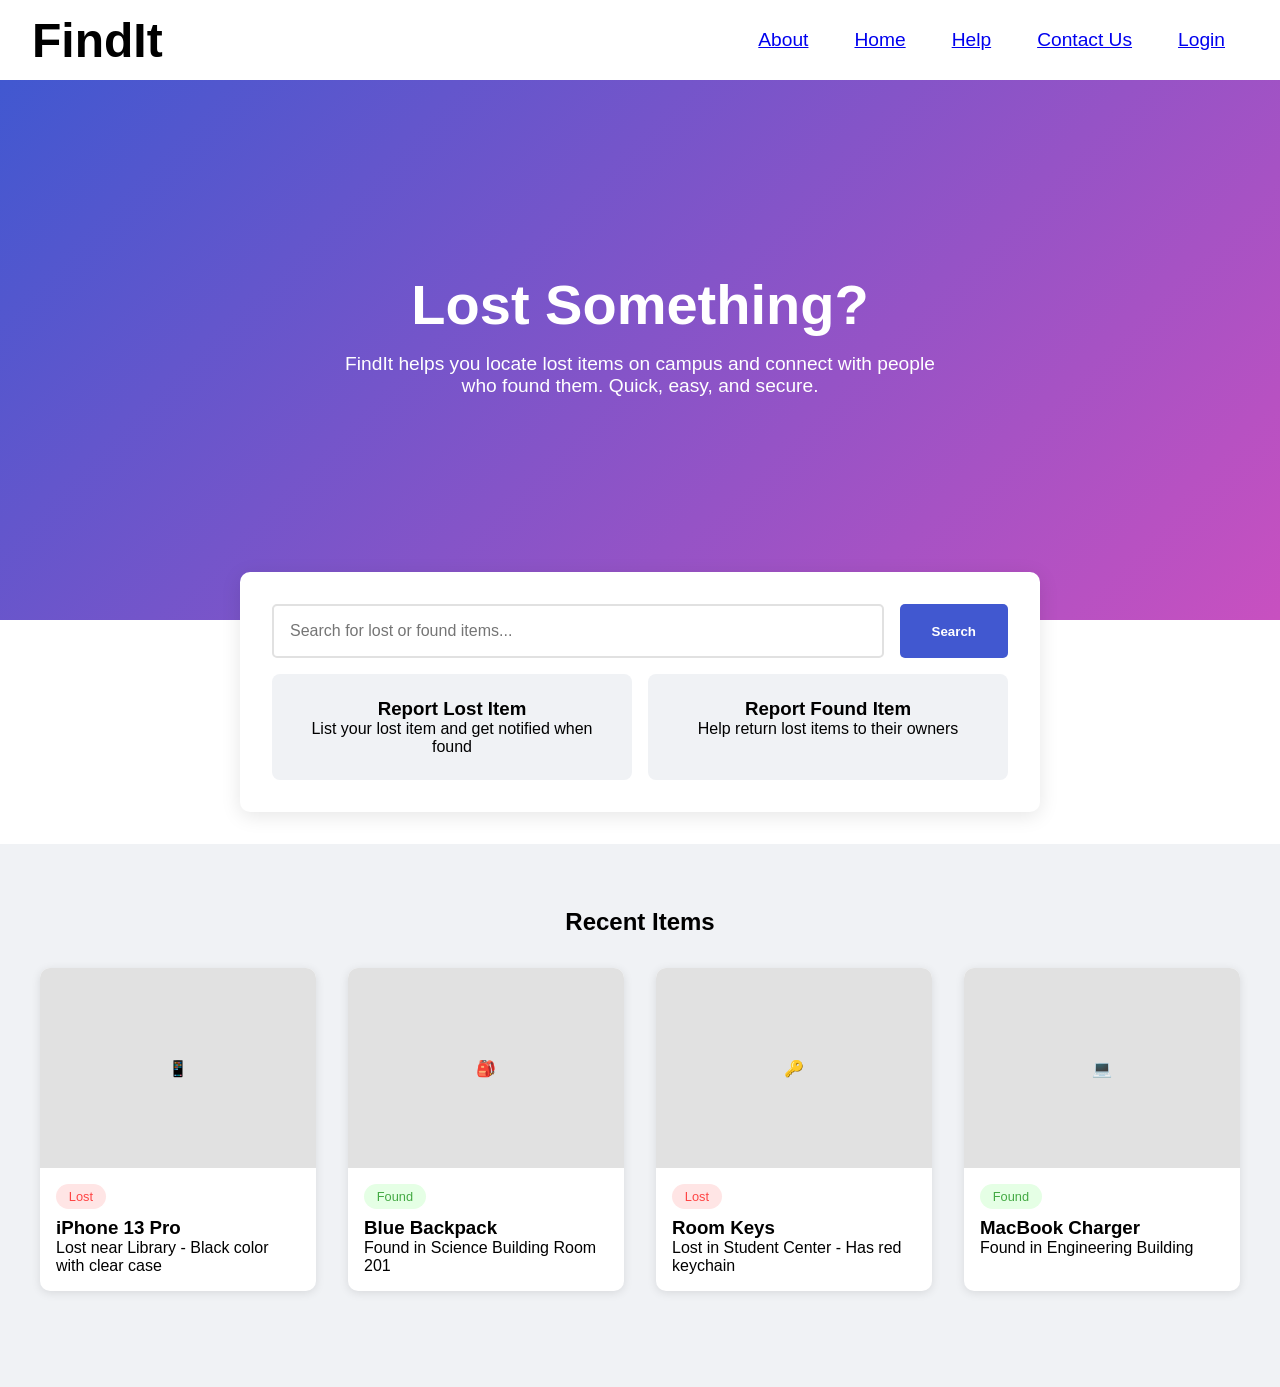
<file: Downloads/Lost-and-Found--main/Lost-and-Found--main/index.html>
<!DOCTYPE html>
<html lang="en">
<head>
    <style>
        * {
            margin: 0;
            padding: 0;
            box-sizing: border-box;
            font-family: 'Segoe UI', Tahoma, Geneva, Verdana, sans-serif;
        }

        :root {
            --primary: #4158d0;
            --secondary: #c850c0;
            --light: #f0f2f5;
            --dark: #1a1a1a;
        }

        .hero {
            background: linear-gradient(135deg, var(--primary), var(--secondary));
            min-height: 60vh;
            color: white;
            position: relative;
            padding: 2rem;
            display: flex;
            flex-direction: column;
            justify-content: center;
            align-items: center;
            text-align: center;
        }
        
        nav{
            display: flex;
            justify-content: space-around;
            align-items: center; 
            height:80px ;
            background-color: rgb(60, 60, 226);
            

        }
        nav ul{
            font-size: 1.2rem;
            display: flex;
            justify-content:center;
        }
        nav ul li{
            list-style: none;
            margin:0 23px ;
        }
        nav ul li a:hover {
            color : rgb(76, 65, 65);
            font-size : 1.1rem;
        }
        .navbar h2{
            font-size: 3rem;
        }

        .hero h1 {
            font-size: 3.5rem;
            margin-bottom: 1rem;
        }

        .hero p {
            font-size: 1.2rem;
            margin-bottom: 2rem;
            max-width: 600px;
        }

        .search-container {
            background: white;
            padding: 2rem;
            border-radius: 10px;
            box-shadow: 0 4px 20px rgba(0,0,0,0.1);
            width: 90%;
            max-width: 800px;
            margin: 2rem auto;
            margin-top: -3rem;
            position: relative;
            z-index: 2;
        }

        .search-box {
            display: flex;
            gap: 1rem;
            margin-bottom: 1rem;
        }

        .search-box input {
            flex: 1;
            padding: 1rem;
            border: 2px solid #e1e1e1;
            border-radius: 5px;
            font-size: 1rem;
        }

        .button {
            background: var(--primary);
            color: white;
            padding: 1rem 2rem;
            border: none;
            border-radius: 5px;
            cursor: pointer;
            transition: transform 0.3s ease, background 0.3s ease;
            font-weight: bold;
        }

        .button:hover {
            transform: translateY(-2px);
            background: #3448a5;
        }

        .quick-actions {
            display: grid;
            grid-template-columns: repeat(2, 1fr);
            gap: 1rem;
            margin-top: 1rem;
        }

        .action-card {
            background: var(--light);
            padding: 1.5rem;
            border-radius: 8px;
            text-align: center;
            cursor: pointer;
            transition: transform 0.3s ease;
        }

        .action-card:hover {
            transform: translateY(-5px);
        }

        .recent-items {
            padding: 4rem 2rem;
            background: var(--light);
        }

        .items-grid {
            display: grid;
            grid-template-columns: repeat(auto-fit, minmax(250px, 1fr));
            gap: 2rem;
            margin-top: 2rem;
            max-width: 1200px;
            margin: 2rem auto;
        }

        .item-card {
            background: white;
            border-radius: 10px;
            overflow: hidden;
            box-shadow: 0 2px 10px rgba(0,0,0,0.1);
            transition: transform 0.3s ease;
        }

        .item-card:hover {
            transform: translateY(-5px);
        }

        .item-image {
            width: 100%;
            height: 200px;
            background: #e1e1e1;
            display: flex;
            align-items: center;
            justify-content: center;
        }

        .item-details {
            padding: 1rem;
        }

        .status-badge {
            display: inline-block;
            padding: 0.3rem 0.8rem;
            border-radius: 15px;
            font-size: 0.8rem;
            margin-bottom: 0.5rem;
        }

        .status-lost {
            background: #ffe5e5;
            color: #ff4444;
        }

        .status-found {
            background: #e5ffe5;
            color: #44aa44;
        }

        .navbar {
            display: flex;
            justify-content: space-between;
            align-items: center;
            padding: 1rem 2rem;
            background: white;
            box-shadow: 0 2px 10px rgba(0,0,0,0.1);
        }

        .nav-links {
            display: flex;
            gap: 2rem;
        }

        .nav-links a {
            text-decoration: none;
            color: var(--dark);
            font-weight: 500;
        }

        @media (max-width: 768px) {
            .hero h1 {
                font-size: 2.5rem;
            }

            .quick-actions {
                grid-template-columns: 1fr;
            }

            .nav-links {
                display: none;
            }
        .navbars{
        display: flex;
        justify-content: space-around;
        align-items: center;
        flex-wrap: wrap;
        }
        }
    </style>
</head>
<body>
    <nav class="navbar">
        <h2>FindIt</h2>
            <div class="right">
                <ul>
                    <li><a href = "newabout.html">About</a></li>
                    <li><a href = "Home2.html">Home</a></li>
                   <li><a href = "Help.html">Help</a></li>
                    <li><a href = "contactus.html">Contact Us</a></li>
                    <li><a href = "newlogin-reg.html">Login</a></li>

                </ul>
            </div>
    </nav>

    <section class="hero">
        
        <h1>Lost Something?</h1>
        <p>FindIt helps you locate lost items on campus and connect with people who found them. Quick, easy, and secure.</p>
    </section>

    <div class="search-container">
        <div class="search-box">
            <input type="text" placeholder="Search for lost or found items...">
            <button class="button">Search</button>
        </div>
        <div class="quick-actions">
            <div class="action-card" onclick="window.location.href='#report-lost'">
                <h3>Report Lost Item</h3>
                <p>List your lost item and get notified when found</p>
            </div>
            <div class="action-card" onclick="window.location.href='#report-found'">
                <h3>Report Found Item</h3>
                <p>Help return lost items to their owners</p>
            </div>
        </div>
    </div>

    <section class="recent-items">
        <h2 style="text-align: center; margin-bottom: 2rem;">Recent Items</h2>
        <div class="items-grid">
            <div class="item-card">
                <div class="item-image">📱</div>
                <div class="item-details">
                    <span class="status-badge status-lost">Lost</span>
                    <h3>iPhone 13 Pro</h3>
                    <p>Lost near Library - Black color with clear case</p>
                </div>
            </div>
            <div class="item-card">
                <div class="item-image">🎒</div>
                <div class="item-details">
                    <span class="status-badge status-found">Found</span>
                    <h3>Blue Backpack</h3>
                    <p>Found in Science Building Room 201</p>
                </div>
            </div>
            <div class="item-card">
                <div class="item-image">🔑</div>
                <div class="item-details">
                    <span class="status-badge status-lost">Lost</span>
                    <h3>Room Keys</h3>
                    <p>Lost in Student Center - Has red keychain</p>
                </div>
            </div>
            <div class="item-card">
                <div class="item-image">💻</div>
                <div class="item-details">
                    <span class="status-badge status-found">Found</span>
                    <h3>MacBook Charger</h3>
                    <p>Found in Engineering Building</p>
                </div>
            </div>
        </div>
    </section>

    <script>
        // Add smooth scrolling to all links
        document.querySelectorAll('a[href^="#"]').forEach(anchor => {
            anchor.addEventListener('click', function (e) {
                e.preventDefault();
                document.querySelector(this.getAttribute('href')).scrollIntoView({
                    behavior: 'smooth'
                });
            });
        });

        // Simple search functionality
        const searchInput = document.querySelector('.search-box input');
        searchInput.addEventListener('input', (e) => {
            const searchTerm = e.target.value.toLowerCase();
            // Add search logic here
        });

        // Add hover effect to item cards
        document.querySelectorAll('.item-card').forEach(card => {
            card.addEventListener('mouseover', () => {
                card.style.transform = 'translateY(-5px)';
            });
            card.addEventListener('mouseout', () => {
                card.style.transform = 'translateY(0)';
            });
        });
    </script>
</body>
</html>
</file>
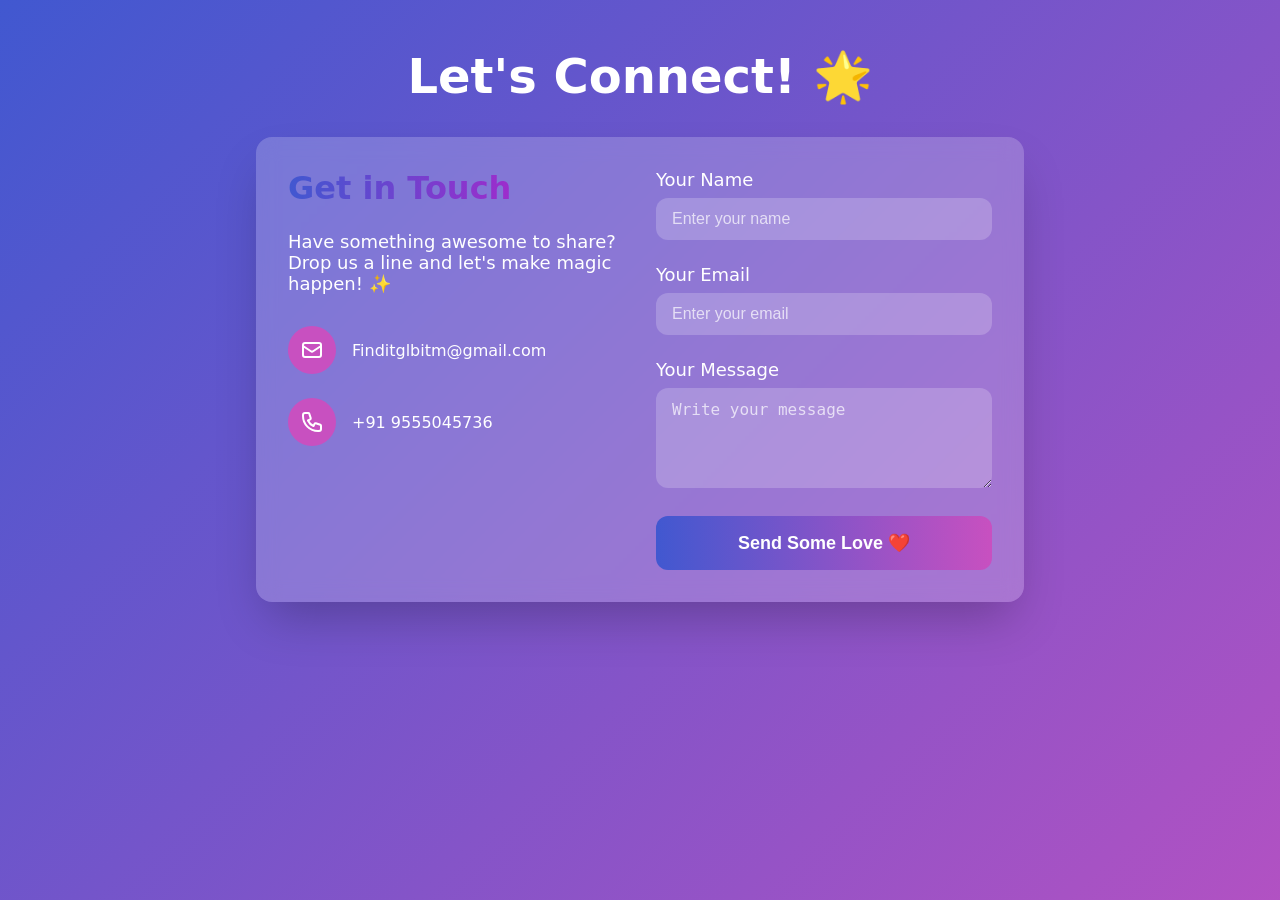
<file: Downloads/Lost-and-Found--main/Lost-and-Found--main/contactus.html>
<!DOCTYPE html>
<html lang="en">
<head>
    <meta charset="UTF-8">
    <meta name="viewport" content="width=device-width, initial-scale=1.0">
    <title>Contact Us - Findit</title>
    <style>
        * {
            margin: 0;
            padding: 0;
            box-sizing: border-box;
        }

        body {
            min-height: 100vh;
            background: linear-gradient(135deg, #4158d0 0%, #c850c0 120%);
            font-family: system-ui, -apple-system, sans-serif;
            color: white;
            padding: 3rem 1rem;
        }

        .container {
            max-width: 1200px;
            margin: 0 auto;
        }

        .inner-container {
            max-width: 768px;
            margin: 0 auto;
        }

        h1 {
            font-size: 3rem;
            font-weight: bold;
            text-align: center;
            margin-bottom: 2rem;
            animation: bounce 2s infinite;
        }

        @keyframes bounce {
            0%, 100% { transform: translateY(0); }
            50% { transform: translateY(-20px); }
        }

        .contact-card {
            background: rgba(255, 255, 255, 0.2);
            backdrop-filter: blur(10px);
            border-radius: 1rem;
            padding: 2rem;
            box-shadow: 0 25px 50px -12px rgba(0, 0, 0, 0.25);
            transition: transform 0.3s ease;
        }

        .contact-card:hover {
            transform: scale(1.02);
        }

        .grid {
            display: grid;
            gap: 2rem;
        }

        @media (min-width: 768px) {
            .grid {
                grid-template-columns: 1fr 1fr;
            }
        }

        .contact-info h2 {
            font-size: 2rem;
            font-weight: bold;
            margin-bottom: 1.5rem;
            background: linear-gradient(90deg, #4158d0, #d609c8df);
            -webkit-background-clip: text;
            color: transparent;
            
        }

        .contact-info p {
            font-size: 1.125rem;
            margin-bottom: 2rem;
        }

        .contact-method {
            display: flex;
            align-items: center;
            margin-bottom: 1.5rem;
            transition: transform 0.3s ease;
        }

        .contact-method:hover {
            transform: translateX(0.5rem);
        }

        .icon-container {
            width: 3rem;
            height: 3rem;
            background: #c850c0;
            border-radius: 50%;
            display: flex;
            align-items: center;
            justify-content: center;
            margin-right: 1rem;
        }

        .contact-form div {
            margin-bottom: 1.5rem;
            transition: transform 0.3s ease;
        }

        .contact-form div:hover {
            transform: scale(1.02);
        }

        .contact-form label {
            display: block;
            font-size: 1.125rem;
            font-weight: 500;
            margin-bottom: 0.5rem;
        }

        .contact-form input,
        .contact-form textarea {
            width: 100%;
            padding: 0.75rem 1rem;
            background: rgba(255, 255, 255, 0.2);
            border: none;
            border-radius: 0.75rem;
            color: white;
            font-size: 1rem;
        }

        .contact-form input:focus,
        .contact-form textarea:focus {
            outline: none;
            box-shadow: 0 0 0 2px #4158d0;
        }

        .contact-form button {
            width: 100%;
            padding: 1rem;
            background: linear-gradient(90deg, #4158d0, #c850c0);
            color: white;
            border: none;
            border-radius: 0.75rem;
            font-size: 1.125rem;
            font-weight: bold;
            cursor: pointer;
            transition: all 0.3s ease;
        }

        .contact-form button:hover {
            transform: scale(1.02) rotate(1deg);
        }

        ::placeholder {
            color: rgba(255, 255, 255, 0.7);
        }
    </style>
</head>
<body>
    <div class="container">
        <div class="inner-container">
            <h1>Let's Connect! 🌟</h1>
            
            <div class="contact-card">
                <div class="grid">
                    <div class="contact-info">
                        <h2>Get in Touch</h2>
                        <p>Have something awesome to share? Drop us a line and let's make magic happen! ✨</p>
                        
                        <div class="contact-method">
                            <div class="icon-container">
                                <svg class="icon" width="24" height="24" fill="none" stroke="currentColor" viewBox="0 0 24 24">
                                    <path stroke-linecap="round" stroke-linejoin="round" stroke-width="2" d="M3 8l7.89 5.26a2 2 0 002.22 0L21 8M5 19h14a2 2 0 002-2V7a2 2 0 00-2-2H5a2 2 0 00-2 2v10a2 2 0 002 2z"/>
                                </svg>
                            </div>
                            <span>Finditglbitm@gmail.com</span>
                        </div>

                        <div class="contact-method">
                            <div class="icon-container">
                                <svg class="icon" width="24" height="24" fill="none" stroke="currentColor" viewBox="0 0 24 24">
                                    <path stroke-linecap="round" stroke-linejoin="round" stroke-width="2" d="M3 5a2 2 0 012-2h3.28a1 1 0 01.948.684l1.498 4.493a1 1 0 01-.502 1.21l-2.257 1.13a11.042 11.042 0 005.516 5.516l1.13-2.257a1 1 0 011.21-.502l4.493 1.498a1 1 0 01.684.949V19a2 2 0 01-2 2h-1C9.716 21 3 14.284 3 6V5z"/>
                                </svg>
                            </div>
                            <span>+91 9555045736</span>
                        </div>
                    </div>
                    
                    <form class="contact-form">
                        <div>
                            <label for="name">Your Name</label>
                            <input type="text" id="name" name="name" placeholder="Enter your name">
                        </div>
                        
                        <div>
                            <label for="email">Your Email</label>
                            <input type="email" id="email" name="email" placeholder="Enter your email">
                        </div>
                        
                        <div>
                            <label for="message">Your Message</label>
                            <textarea id="message" name="message" rows="4" placeholder="Write your message"></textarea>
                        </div>
                        
                        <button type="submit">Send Some Love ❤️</button>
                    </form>
                </div>
            </div>
        </div>
    </div>
</body>
</html>
</file>
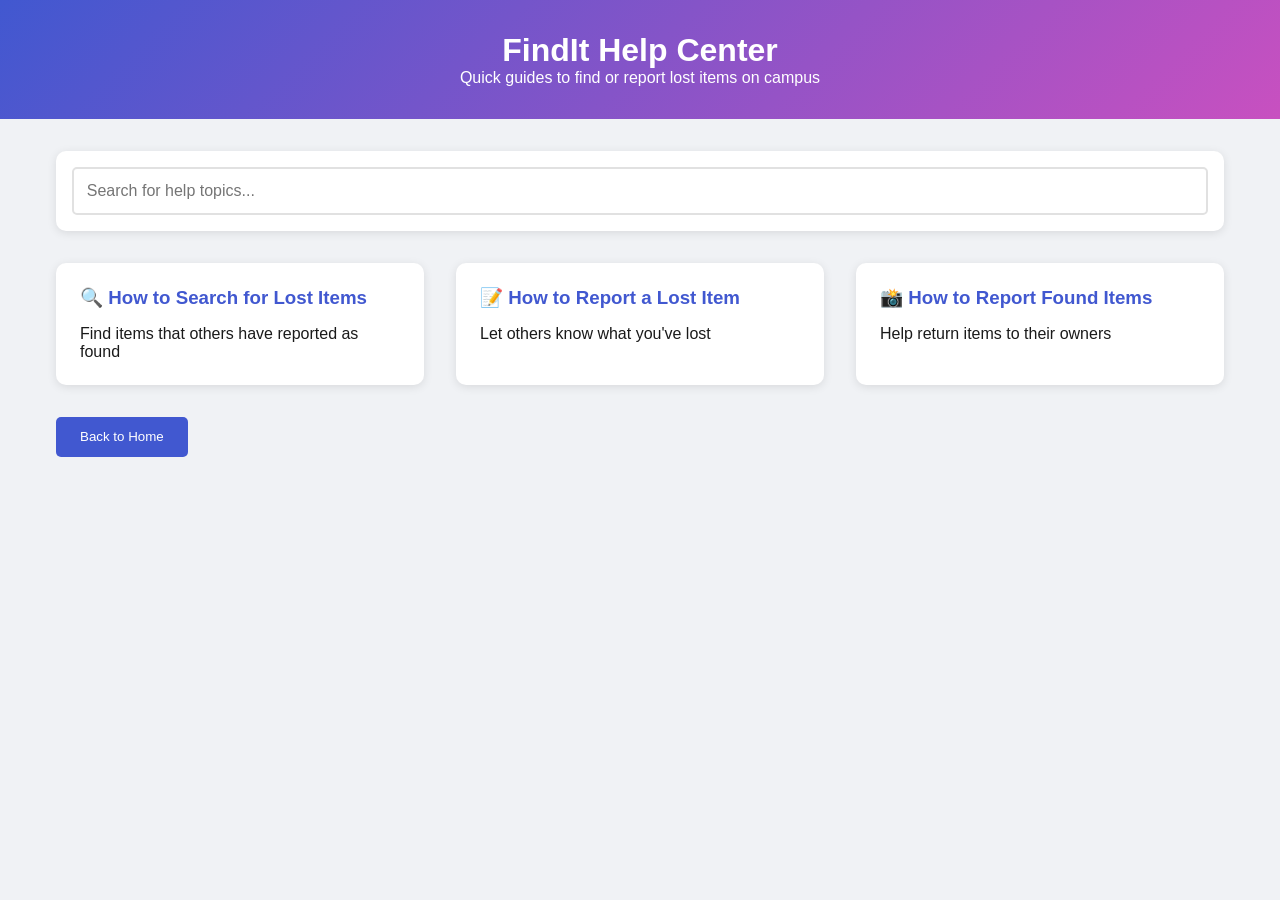
<file: Downloads/Lost-and-Found--main/Lost-and-Found--main/Help.html>
<!DOCTYPE html>
<html lang="en">
<head>
    <style>
        * {
            margin: 0;
            padding: 0;
            box-sizing: border-box;
            font-family: 'Segoe UI', Tahoma, Geneva, Verdana, sans-serif;
        }

        body {
            background-color: #f0f2f5;
            color: #1a1a1a;
        }

        .header {
            background: linear-gradient(135deg, #4158d0, #c850c0);
            color: white;
            padding: 2rem;
            text-align: center;
        }

        .help-container {
            max-width: 1200px;
            margin: 2rem auto;
            padding: 0 1rem;
        }

        .search-bar {
            background: white;
            padding: 1rem;
            border-radius: 10px;
            box-shadow: 0 2px 10px rgba(0,0,0,0.1);
            margin-bottom: 2rem;
        }

        .search-bar input {
            width: 100%;
            padding: 0.8rem;
            border: 2px solid #e1e1e1;
            border-radius: 5px;
            font-size: 1rem;
        }

        .help-grid {
            display: grid;
            grid-template-columns: repeat(auto-fit, minmax(300px, 1fr));
            gap: 2rem;
        }

        .help-card {
            background: white;
            border-radius: 10px;
            padding: 1.5rem;
            box-shadow: 0 2px 10px rgba(0,0,0,0.1);
            transition: transform 0.3s ease;
            cursor: pointer;
        }

        .help-card:hover {
            transform: translateY(-5px);
        }

        .help-card h3 {
            color: #4158d0;
            margin-bottom: 1rem;
        }

        .help-content {
            display: none;
            margin-top: 1rem;
            padding-top: 1rem;
            border-top: 1px solid #e1e1e1;
        }

        .help-content.active {
            display: block;
        }

        .step {
            display: flex;
            align-items: flex-start;
            margin-bottom: 1rem;
        }

        .step-number {
            background: #4158d0;
            color: white;
            width: 24px;
            height: 24px;
            border-radius: 50%;
            display: flex;
            align-items: center;
            justify-content: center;
            margin-right: 1rem;
            flex-shrink: 0;
        }

        .quick-actions {
            display: flex;
            gap: 1rem;
            margin-top: 2rem;
            flex-wrap: wrap;
        }

        .action-button {
            background: #4158d0;
            color: white;
            padding: 0.8rem 1.5rem;
            border: none;
            border-radius: 5px;
            cursor: pointer;
            transition: background 0.3s ease;
        }

        .action-button:hover {
            background: #3448a5;
        }

        @media (max-width: 768px) {
            .help-grid {
                grid-template-columns: 1fr;
            }
        }
    </style>
</head>
<body>
    <header class="header">
        <h1>FindIt Help Center</h1>
        <p>Quick guides to find or report lost items on campus</p>
    </header>

    <main class="help-container">
        <div class="search-bar">
            <input type="text" placeholder="Search for help topics..." id="searchInput">
        </div>

        <div class="help-grid">
            <div class="help-card">
                <h3>🔍 How to Search for Lost Items</h3>
                <p>Find items that others have reported as found</p>
                <div class="help-content">
                    <div class="step">
                        <div class="step-number">1</div>
                        <div>Click the "Search Items" button on the homepage</div>
                    </div>
                    <div class="step">
                        <div class="step-number">2</div>
                        <div>Use filters to narrow down by category, location, and date</div>
                    </div>
                    <div class="step">
                        <div class="step-number">3</div>
                        <div>Browse through matching items and click for details</div>
                    </div>
                    <div class="step">
                        <div class="step-number">4</div>
                        <div>Contact the finder through the built-in messaging system</div>
                    </div>
                </div>
            </div>

            <div class="help-card">
                <h3>📝 How to Report a Lost Item</h3>
                <p>Let others know what you've lost</p>
                <div class="help-content">
                    <div class="step">
                        <div class="step-number">1</div>
                        <div>Click "Report Lost Item" in the navigation menu</div>
                    </div>
                    <div class="step">
                        <div class="step-number">2</div>
                        <div>Fill out the item description form with details</div>
                    </div>
                    <div class="step">
                        <div class="step-number">3</div>
                        <div>Add photos if available and last known location</div>
                    </div>
                    <div class="step">
                        <div class="step-number">4</div>
                        <div>Submit and wait for notifications of potential matches</div>
                    </div>
                </div>
            </div>

            <div class="help-card">
                <h3>📸 How to Report Found Items</h3>
                <p>Help return items to their owners</p>
                <div class="help-content">
                    <div class="step">
                        <div class="step-number">1</div>
                        <div>Select "I Found Something" on the homepage</div>
                    </div>
                    <div class="step">
                        <div class="step-number">2</div>
                        <div>Take clear photos and provide detailed description</div>
                    </div>
                    <div class="step">
                        <div class="step-number">3</div>
                        <div>Specify where and when you found the item</div>
                    </div>
                    <div class="step">
                        <div class="step-number">4</div>
                        <div>Choose a secure handover location on campus</div>
                    </div>
                </div>
            </div>
        </div>

        <div class="quick-actions">
            <a href="Home2.html"><button class="action-button">Back to Home</button></a>

        </div>
    </main>

    <script>
        // Toggle help content visibility
        document.querySelectorAll('.help-card').forEach(card => {
            card.addEventListener('click', () => {
                const content = card.querySelector('.help-content');
                content.classList.toggle('active');
            });
        });

        // Search functionality
        const searchInput = document.getElementById('searchInput');
        searchInput.addEventListener('input', (e) => {
            const searchTerm = e.target.value.toLowerCase();
            document.querySelectorAll('.help-card').forEach(card => {
                const text = card.textContent.toLowerCase();
                card.style.display = text.includes(searchTerm) ? 'block' : 'none';
            });
        });
    </script>
</body>
</html>
</file>
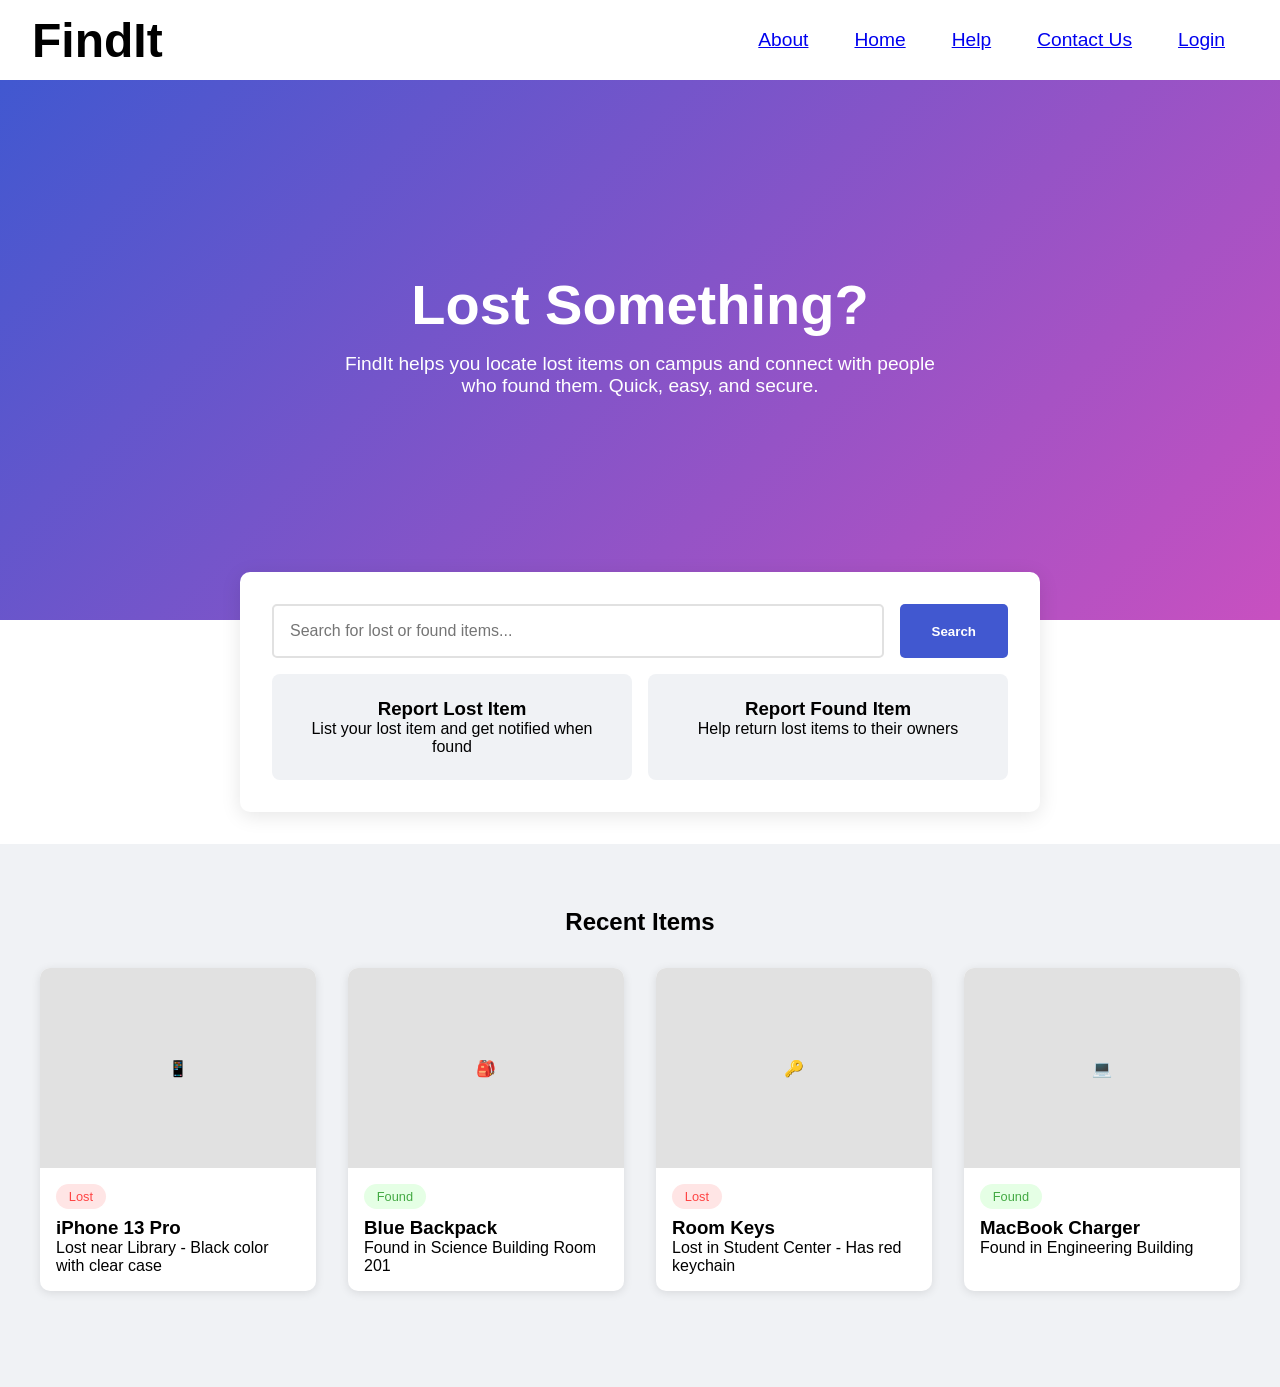
<file: Downloads/Lost-and-Found--main/Lost-and-Found--main/Home2.html>
<!DOCTYPE html>
<html lang="en">
<head>
    <style>
        * {
            margin: 0;
            padding: 0;
            box-sizing: border-box;
            font-family: 'Segoe UI', Tahoma, Geneva, Verdana, sans-serif;
        }

        :root {
            --primary: #4158d0;
            --secondary: #c850c0;
            --light: #f0f2f5;
            --dark: #1a1a1a;
        }

        .hero {
            background: linear-gradient(135deg, var(--primary), var(--secondary));
            min-height: 60vh;
            color: white;
            position: relative;
            padding: 2rem;
            display: flex;
            flex-direction: column;
            justify-content: center;
            align-items: center;
            text-align: center;
        }
        
        nav{
            display: flex;
            justify-content: space-around;
            align-items: center; 
            height:80px ;
            background-color: rgb(60, 60, 226);
            

        }
        nav ul{
            font-size: 1.2rem;
            display: flex;
            justify-content:center;
        }
        nav ul li{
            list-style: none;
            margin:0 23px ;
        }
        nav ul li a:hover {
            color : rgb(76, 65, 65);
            font-size : 1.1rem;
        }
        .navbar h2{
            font-size: 3rem;
        }

        .hero h1 {
            font-size: 3.5rem;
            margin-bottom: 1rem;
        }

        .hero p {
            font-size: 1.2rem;
            margin-bottom: 2rem;
            max-width: 600px;
        }

        .search-container {
            background: white;
            padding: 2rem;
            border-radius: 10px;
            box-shadow: 0 4px 20px rgba(0,0,0,0.1);
            width: 90%;
            max-width: 800px;
            margin: 2rem auto;
            margin-top: -3rem;
            position: relative;
            z-index: 2;
        }

        .search-box {
            display: flex;
            gap: 1rem;
            margin-bottom: 1rem;
        }

        .search-box input {
            flex: 1;
            padding: 1rem;
            border: 2px solid #e1e1e1;
            border-radius: 5px;
            font-size: 1rem;
        }

        .button {
            background: var(--primary);
            color: white;
            padding: 1rem 2rem;
            border: none;
            border-radius: 5px;
            cursor: pointer;
            transition: transform 0.3s ease, background 0.3s ease;
            font-weight: bold;
        }

        .button:hover {
            transform: translateY(-2px);
            background: #3448a5;
        }

        .quick-actions {
            display: grid;
            grid-template-columns: repeat(2, 1fr);
            gap: 1rem;
            margin-top: 1rem;
        }

        .action-card {
            background: var(--light);
            padding: 1.5rem;
            border-radius: 8px;
            text-align: center;
            cursor: pointer;
            transition: transform 0.3s ease;
        }

        .action-card:hover {
            transform: translateY(-5px);
        }

        .recent-items {
            padding: 4rem 2rem;
            background: var(--light);
        }

        .items-grid {
            display: grid;
            grid-template-columns: repeat(auto-fit, minmax(250px, 1fr));
            gap: 2rem;
            margin-top: 2rem;
            max-width: 1200px;
            margin: 2rem auto;
        }

        .item-card {
            background: white;
            border-radius: 10px;
            overflow: hidden;
            box-shadow: 0 2px 10px rgba(0,0,0,0.1);
            transition: transform 0.3s ease;
        }

        .item-card:hover {
            transform: translateY(-5px);
        }

        .item-image {
            width: 100%;
            height: 200px;
            background: #e1e1e1;
            display: flex;
            align-items: center;
            justify-content: center;
        }

        .item-details {
            padding: 1rem;
        }

        .status-badge {
            display: inline-block;
            padding: 0.3rem 0.8rem;
            border-radius: 15px;
            font-size: 0.8rem;
            margin-bottom: 0.5rem;
        }

        .status-lost {
            background: #ffe5e5;
            color: #ff4444;
        }

        .status-found {
            background: #e5ffe5;
            color: #44aa44;
        }

        .navbar {
            display: flex;
            justify-content: space-between;
            align-items: center;
            padding: 1rem 2rem;
            background: white;
            box-shadow: 0 2px 10px rgba(0,0,0,0.1);
        }

        .nav-links {
            display: flex;
            gap: 2rem;
        }

        .nav-links a {
            text-decoration: none;
            color: var(--dark);
            font-weight: 500;
        }

        @media (max-width: 768px) {
            .hero h1 {
                font-size: 2.5rem;
            }

            .quick-actions {
                grid-template-columns: 1fr;
            }

            .nav-links {
                display: none;
            }
        .navbars{
        display: flex;
        justify-content: space-around;
        align-items: center;
        flex-wrap: wrap;
        }
        }
    </style>
</head>
<body>
    <nav class="navbar">
        <h2>FindIt</h2>
            <div class="right">
                <ul>
                    <li><a href = "newabout.html">About</a></li>
                    <li><a href = "Home2.html">Home</a></li>
                   <li><a href = "Help.html">Help</a></li>
                    <li><a href = "contactus.html">Contact Us</a></li>
                    <li><a href = "newlogin-reg.html">Login</a></li>

                </ul>
            </div>
    </nav>

    <section class="hero">
        
        <h1>Lost Something?</h1>
        <p>FindIt helps you locate lost items on campus and connect with people who found them. Quick, easy, and secure.</p>
    </section>

    <div class="search-container">
        <div class="search-box">
            <input type="text" placeholder="Search for lost or found items...">
            <button class="button">Search</button>
        </div>
        <div class="quick-actions">
            <div class="action-card" onclick="window.location.href='#report-lost'">
                <h3>Report Lost Item</h3>
                <p>List your lost item and get notified when found</p>
            </div>
            <div class="action-card" onclick="window.location.href='#report-found'">
                <h3>Report Found Item</h3>
                <p>Help return lost items to their owners</p>
            </div>
        </div>
    </div>

    <section class="recent-items">
        <h2 style="text-align: center; margin-bottom: 2rem;">Recent Items</h2>
        <div class="items-grid">
            <div class="item-card">
                <div class="item-image">📱</div>
                <div class="item-details">
                    <span class="status-badge status-lost">Lost</span>
                    <h3>iPhone 13 Pro</h3>
                    <p>Lost near Library - Black color with clear case</p>
                </div>
            </div>
            <div class="item-card">
                <div class="item-image">🎒</div>
                <div class="item-details">
                    <span class="status-badge status-found">Found</span>
                    <h3>Blue Backpack</h3>
                    <p>Found in Science Building Room 201</p>
                </div>
            </div>
            <div class="item-card">
                <div class="item-image">🔑</div>
                <div class="item-details">
                    <span class="status-badge status-lost">Lost</span>
                    <h3>Room Keys</h3>
                    <p>Lost in Student Center - Has red keychain</p>
                </div>
            </div>
            <div class="item-card">
                <div class="item-image">💻</div>
                <div class="item-details">
                    <span class="status-badge status-found">Found</span>
                    <h3>MacBook Charger</h3>
                    <p>Found in Engineering Building</p>
                </div>
            </div>
        </div>
    </section>

    <script>
        // Add smooth scrolling to all links
        document.querySelectorAll('a[href^="#"]').forEach(anchor => {
            anchor.addEventListener('click', function (e) {
                e.preventDefault();
                document.querySelector(this.getAttribute('href')).scrollIntoView({
                    behavior: 'smooth'
                });
            });
        });

        // Simple search functionality
        const searchInput = document.querySelector('.search-box input');
        searchInput.addEventListener('input', (e) => {
            const searchTerm = e.target.value.toLowerCase();
            // Add search logic here
        });

        // Add hover effect to item cards
        document.querySelectorAll('.item-card').forEach(card => {
            card.addEventListener('mouseover', () => {
                card.style.transform = 'translateY(-5px)';
            });
            card.addEventListener('mouseout', () => {
                card.style.transform = 'translateY(0)';
            });
        });
    </script>
</body>
</html>
</file>
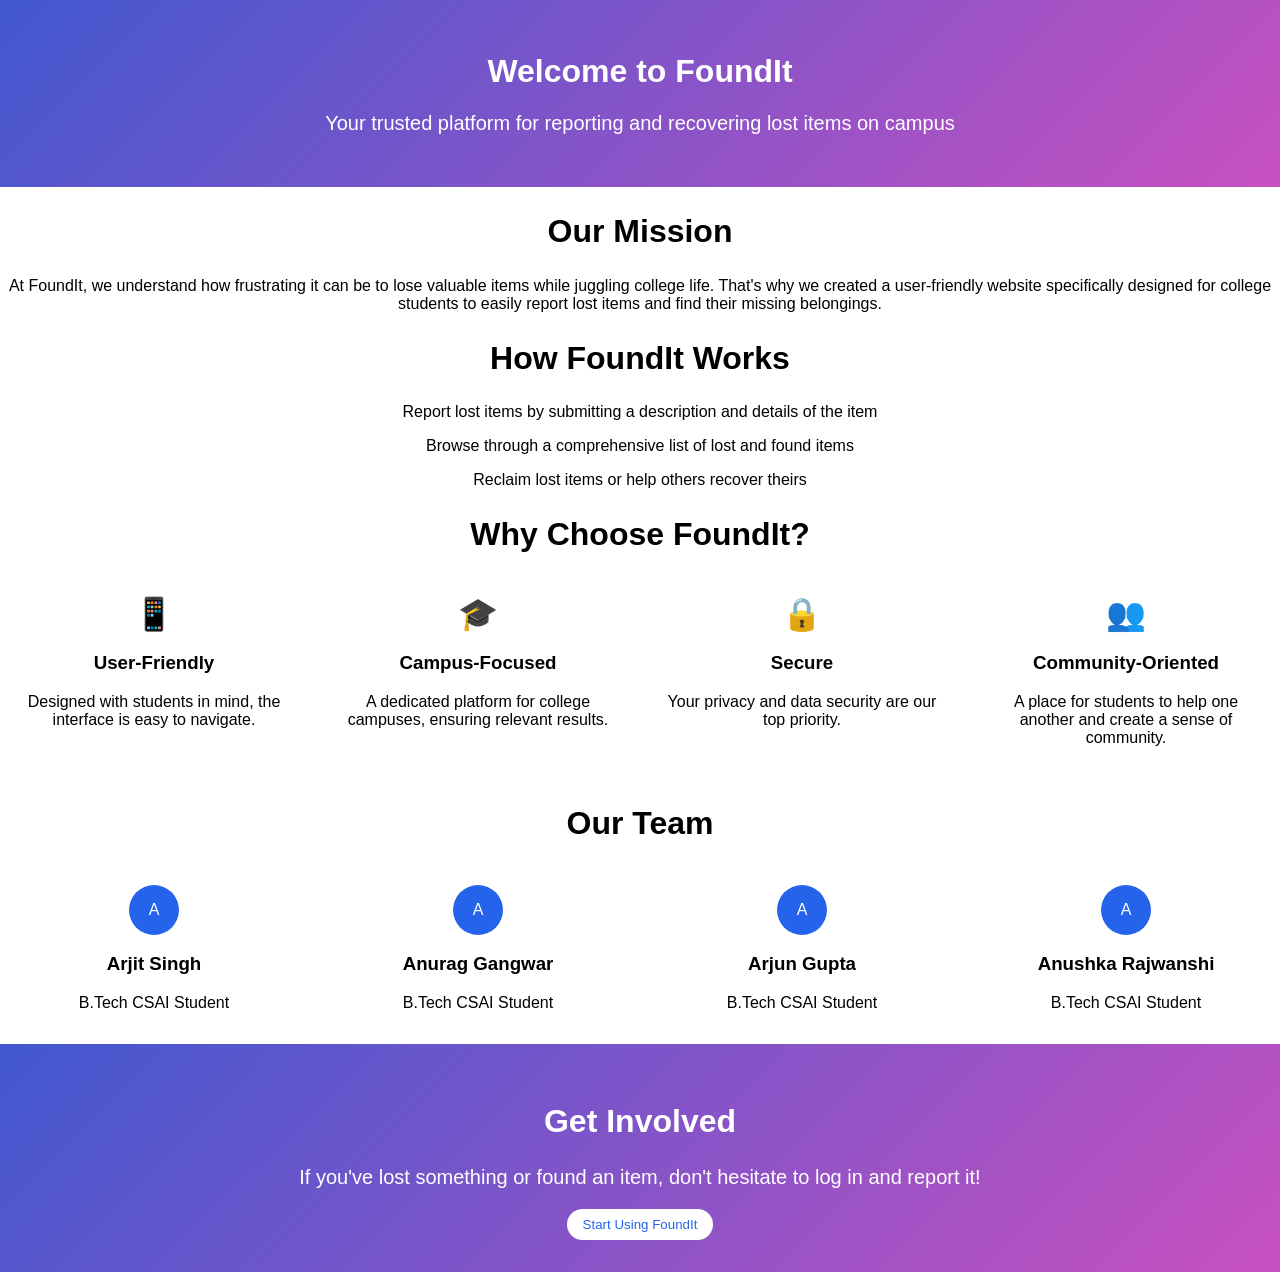
<file: Downloads/Lost-and-Found--main/Lost-and-Found--main/newabout.html>
<!DOCTYPE html>
<html lang="en">
<head>
  <meta charset="UTF-8">
  <meta name="viewport" content="width=device-width, initial-scale=1.0">
  <title>FoundIt</title>
  <link rel="stylesheet" href="newaboutcss.css">
</head>
<body>
  <div class="min-h-screen bg-gradient-to-b from-blue-50 to-white">
    <div class="relative overflow-hidden bg-blue-600 text-white py-24">
      <div class="max-w-7xl mx-auto px-4 sm:px-6 lg:px-8 relative z-10 text-center">
        <h1 class="text-5xl font-bold mb-6">Welcome to FoundIt</h1>
        <p class="text-xl max-w-2xl mx-auto text-blue-100">
          Your trusted platform for reporting and recovering lost items on campus
        </p>
      </div>
      <div class="absolute inset-0 bg-image"></div>
    </div>
    <div class="max-w-7xl mx-auto px-4 sm:px-6 lg:px-8 py-16">
      <div class="text-center mb-16">
        <h2 class="text-3xl font-bold text-gray-900 mb-4">Our Mission</h2>
        <p class="text-lg text-gray-600 max-w-3xl mx-auto">
          At FoundIt, we understand how frustrating it can be to lose valuable items while juggling college life. 
          That's why we created a user-friendly website specifically designed for college students to easily report 
          lost items and find their missing belongings.
        </p>
      </div>
      <div class="mb-16">
        <h2 class="text-3xl font-bold text-gray-900 mb-8 text-center">How FoundIt Works</h2>
        <div class="bg-white rounded-xl shadow-lg p-8">
          <div class="space-y-6">
            <div class="step">
              <div class="step-icon"></div>
              <p class="text-gray-700">Report lost items by submitting a description and details of the item</p>
            </div>
            <div class="step">
              <div class="step-icon"></div>
              <p class="text-gray-700">Browse through a comprehensive list of lost and found items</p>
            </div>
            <div class="step">
              <div class="step-icon"></div>
              <p class="text-gray-700">Reclaim lost items or help others recover theirs</p>
            </div>
          </div>
        </div>
      </div>
      <div class="mb-16">
        <h2 class="text-3xl font-bold text-gray-900 mb-8 text-center">Why Choose FoundIt?</h2>
        <div class="grid">
          <div class="feature">
            <div class="feature-icon">📱</div>
            <h3 class="feature-title">User-Friendly</h3>
            <p>Designed with students in mind, the interface is easy to navigate.</p>
          </div>
          <div class="feature">
            <div class="feature-icon">🎓</div>
            <h3 class="feature-title">Campus-Focused</h3>
            <p>A dedicated platform for college campuses, ensuring relevant results.</p>
          </div>
          <div class="feature">
            <div class="feature-icon">🔒</div>
            <h3 class="feature-title">Secure</h3>
            <p>Your privacy and data security are our top priority.</p>
          </div>
          <div class="feature">
            <div class="feature-icon">👥</div>
            <h3 class="feature-title">Community-Oriented</h3>
            <p>A place for students to help one another and create a sense of community.</p>
          </div>
        </div>
      </div>
      <div class="mb-16">
        <h2 class="text-3xl font-bold text-gray-900 mb-8 text-center">Our Team</h2>
        <div class="grid team-grid">
          <div class="team-member">
            <div class="avatar">A</div>
            <h3>Arjit Singh</h3>
            <p> B.Tech CSAI Student</p>
          </div>
          <div class="team-member">
            <div class="avatar">A</div>
            <h3>Anurag Gangwar</h3>
            <p>B.Tech CSAI Student</p>
          </div>
          <div class="team-member">
            <div class="avatar">A</div>
            <h3>Arjun Gupta</h3>
            <p>B.Tech CSAI Student</p>
          </div>
          <div class="team-member">
            <div class="avatar">A</div>
            <h3>Anushka Rajwanshi</h3>
            <p>B.Tech CSAI Student</p>
          </div>
        </div>
      </div>
    </div>
    <div class="bg-blue-600 text-white py-16 mt-16 text-center">
      <h2 class="text-3xl font-bold mb-4">Get Involved</h2>
      <p class="text-xl mb-8">
        If you've lost something or found an item, don't hesitate to log in and report it!
      </p>
      <a href="Home2.html"><button class="btn" id="startButton">Start Using FoundIt</button></a>
    </div>
  </div>
  <script src="newaboutscript.js"></script>
</body>
</html>
</file>
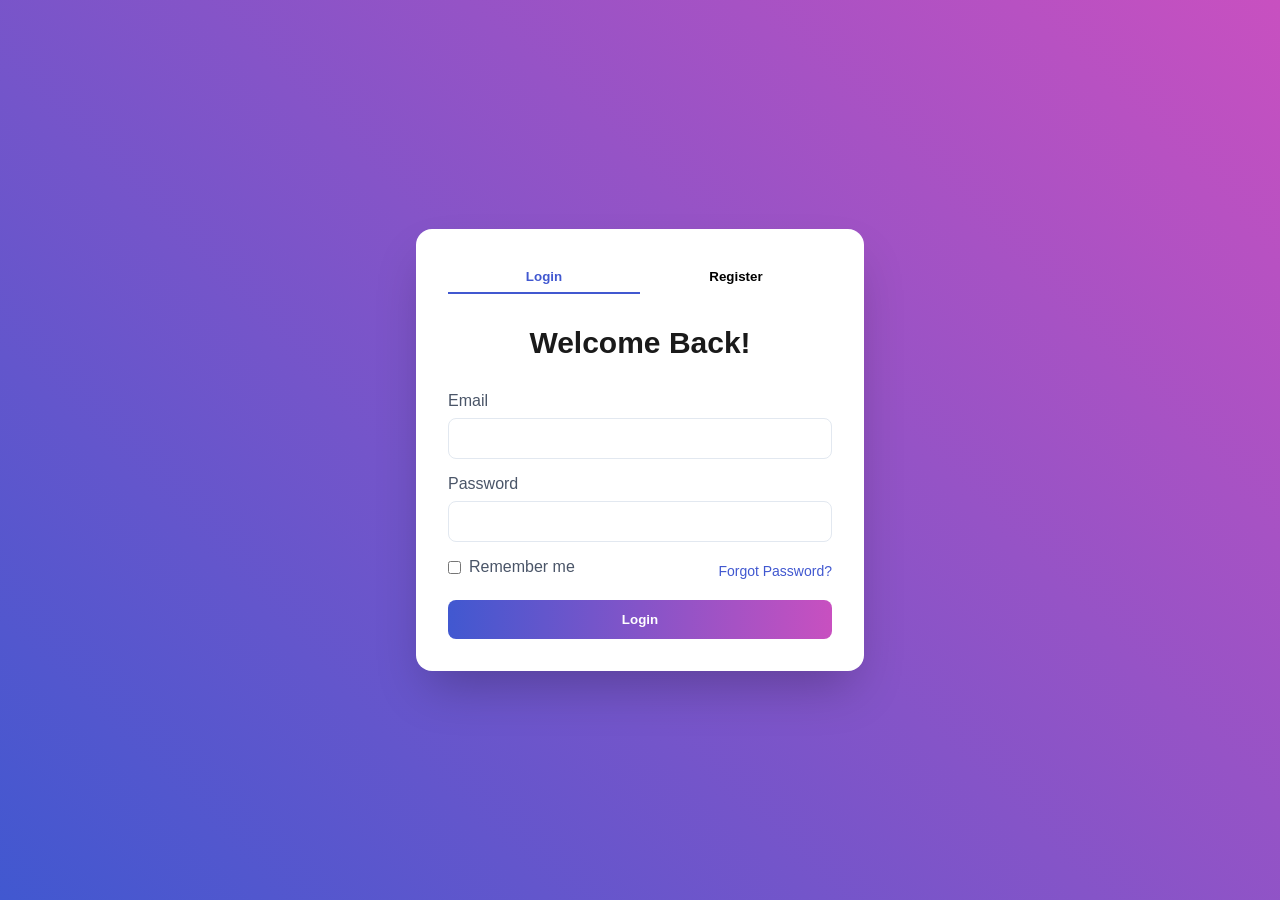
<file: Downloads/Lost-and-Found--main/Lost-and-Found--main/newlogin-reg.html>
<!DOCTYPE html>
<html lang="en">
<head>
    <meta charset="UTF-8">
    <meta name="viewport" content="width=device-width, initial-scale=1.0">
    <title>Login/Register - Findit</title>
    <link rel="stylesheet" href="styles.css">
</head>
<body>
    <div class="container">
        <div class="form-wrapper">
            <div class="tab-buttons">
                <button onclick="switchTab('login')" class="tab-btn active" data-tab="login">Login</button>
                <button onclick="switchTab('register')" class="tab-btn" data-tab="register">Register</button>
            </div>

            <div id="login" class="tab-content active">
                <h2>Welcome Back!</h2>
                <form>
                    <div class="form-group">
                        <label>Email</label>
                        <input type="email" required>
                    </div>
                    <div class="form-group">
                        <label>Password</label>
                        <input type="password" required>
                    </div>
                    <div class="form-options">
                        <label class="remember-me">
                            <input type="checkbox">
                            <span>Remember me</span>
                        </label>
                        <a href="#" class="forgot-password">Forgot Password?</a>
                    </div>
                    <button type="submit" class="submit-btn">Login</button>
                </form>
            </div>

            <div id="register" class="tab-content">
                <h2>Create Account</h2>
                <form>
                    <div class="form-group">
                        <label>Full Name</label>
                        <input type="text" required>
                    </div>
                    <div class="form-group">
                        <label>Email</label>
                        <input type="email" required>
                    </div>
                    <div class="form-group">
                        <label>Password</label>
                        <input type="password" required>
                    </div>
                    <div class="form-group">
                        <label>Confirm Password</label>
                        <input type="password" required>
                    </div>
                    <button type="submit" class="submit-btn">Create Account</button>
                </form>
            </div>
        </div>
    </div>
    <script src="script.js"></script>
</body>
</html>
</file>
<file: Downloads/Lost-and-Found--main/Lost-and-Found--main/newaboutcss.css>
body {
    margin: 0;
    font-family: Arial, sans-serif;
  }
  .min-h-screen {
    min-height: 100vh;
  }
  .bg-blue-600 {
    background: linear-gradient(135deg, #4158d0, #c850c0);
            color: white;
            padding: 2rem;
            text-align: center;
  }
  .text-white {
    color: white;
  }
  .bg-image {
    background-image: url('https://images.unsplash.com/photo-1541339907198-e08756dedf3f');
    opacity: 0.1;
    background-size: cover;
    background-position: center;
    position: absolute;
  }
  .text-center {
    text-align: center;
  }
  .text-xl {
    font-size: 1.25rem;
  }
  .text-3xl {
    font-size: 2rem;
  }
  .font-bold {
    font-weight: bold;
  }
  .grid {
    display: grid;
    gap: 1rem;
    grid-template-columns: repeat(auto-fit, minmax(200px, 1fr));
  }
  .feature, .team-member {
    background: white;
    padding: 1rem;
    border-radius: 0.5rem;
    text-align: center;
  }
  .feature-icon {
    font-size: 2rem;
  }
  .avatar {
    background: #2563eb;
    color: white;
    width: 50px;
    height: 50px;
    display: flex;
    justify-content: center;
    align-items: center;
    margin: 0 auto;
    border-radius: 50%;
  }
  .btn {
    background: white;
    color: #2563eb;
    padding: 0.5rem 1rem;
    border-radius: 2rem;
    border: none;
    cursor:pointer;
  }
.space-y-6{
     text-align: center;
}
.text-xl max-w-2xl mx-auto text-blue-100{
  font-family: 'Segoe UI', Tahoma, Geneva, Verdana, sans-serif;
  
}
</file>
<file: Downloads/Lost-and-Found--main/Lost-and-Found--main/styles.css>
:root {
    --primary: #4158d0;
    --secondary: #c850c0;
    --light: #f0f2f5;
    --dark: #1a1a1a;
}

* {
    margin: 0;
    padding: 0;
    box-sizing: border-box;
}

body {
    min-height: 100vh;
    display: flex;
    align-items: center;
    justify-content: center;
    padding: 1rem;
    background: linear-gradient(45deg, var(--primary), var(--secondary));
    font-family: -apple-system, BlinkMacSystemFont, 'Segoe UI', Roboto, Oxygen, Ubuntu, Cantarell, sans-serif;
}

.container {
    width: 100%;
    max-width: 28rem;
}

.form-wrapper {
    background: white;
    padding: 2rem;
    border-radius: 1rem;
    box-shadow: 0 25px 50px -12px rgba(0, 0, 0, 0.25);
}

.tab-buttons {
    display: flex;
    margin-bottom: 2rem;
}

.tab-btn {
    flex: 1;
    padding: 0.5rem 1rem;
    font-weight: 600;
    border: none;
    background: none;
    border-bottom: 2px solid transparent;
    cursor: pointer;
    transition: all 0.3s ease;
}

.tab-btn:hover, .tab-btn.active {
    color: var(--primary);
    border-bottom-color: var(--primary);
}

.tab-content {
    display: none;
}

.tab-content.active {
    display: block;
}

h2 {
    font-size: 1.875rem;
    font-weight: 700;
    color: var(--dark);
    text-align: center;
    margin-bottom: 2rem;
}

.form-group {
    margin-bottom: 1rem;
}

label {
    display: block;
    color: #4a5568;
    margin-bottom: 0.5rem;
}

input {
    width: 100%;
    padding: 0.75rem 1rem;
    border: 1px solid #e2e8f0;
    border-radius: 0.5rem;
    transition: all 0.3s ease;
}

input:focus {
    outline: none;
    border-color: var(--primary);
    box-shadow: 0 0 0 3px rgba(65, 88, 208, 0.2);
}

.form-options {
    display: flex;
    justify-content: space-between;
    align-items: center;
    margin: 1rem 0;
}

.remember-me {
    display: flex;
    align-items: center;
    gap: 0.5rem;
}

.remember-me input {
    width: auto;
}

.forgot-password {
    color: var(--primary);
    text-decoration: none;
    font-size: 0.875rem;
}

.forgot-password:hover {
    text-decoration: underline;
}

.submit-btn {
    width: 100%;
    padding: 0.75rem;
    border: none;
    border-radius: 0.5rem;
    background: linear-gradient(to right, var(--primary), var(--secondary));
    color: white;
    font-weight: 600;
    cursor: pointer;
    transition: opacity 0.3s ease;
}

.submit-btn:hover {
    opacity: 0.9;
}
</file>
